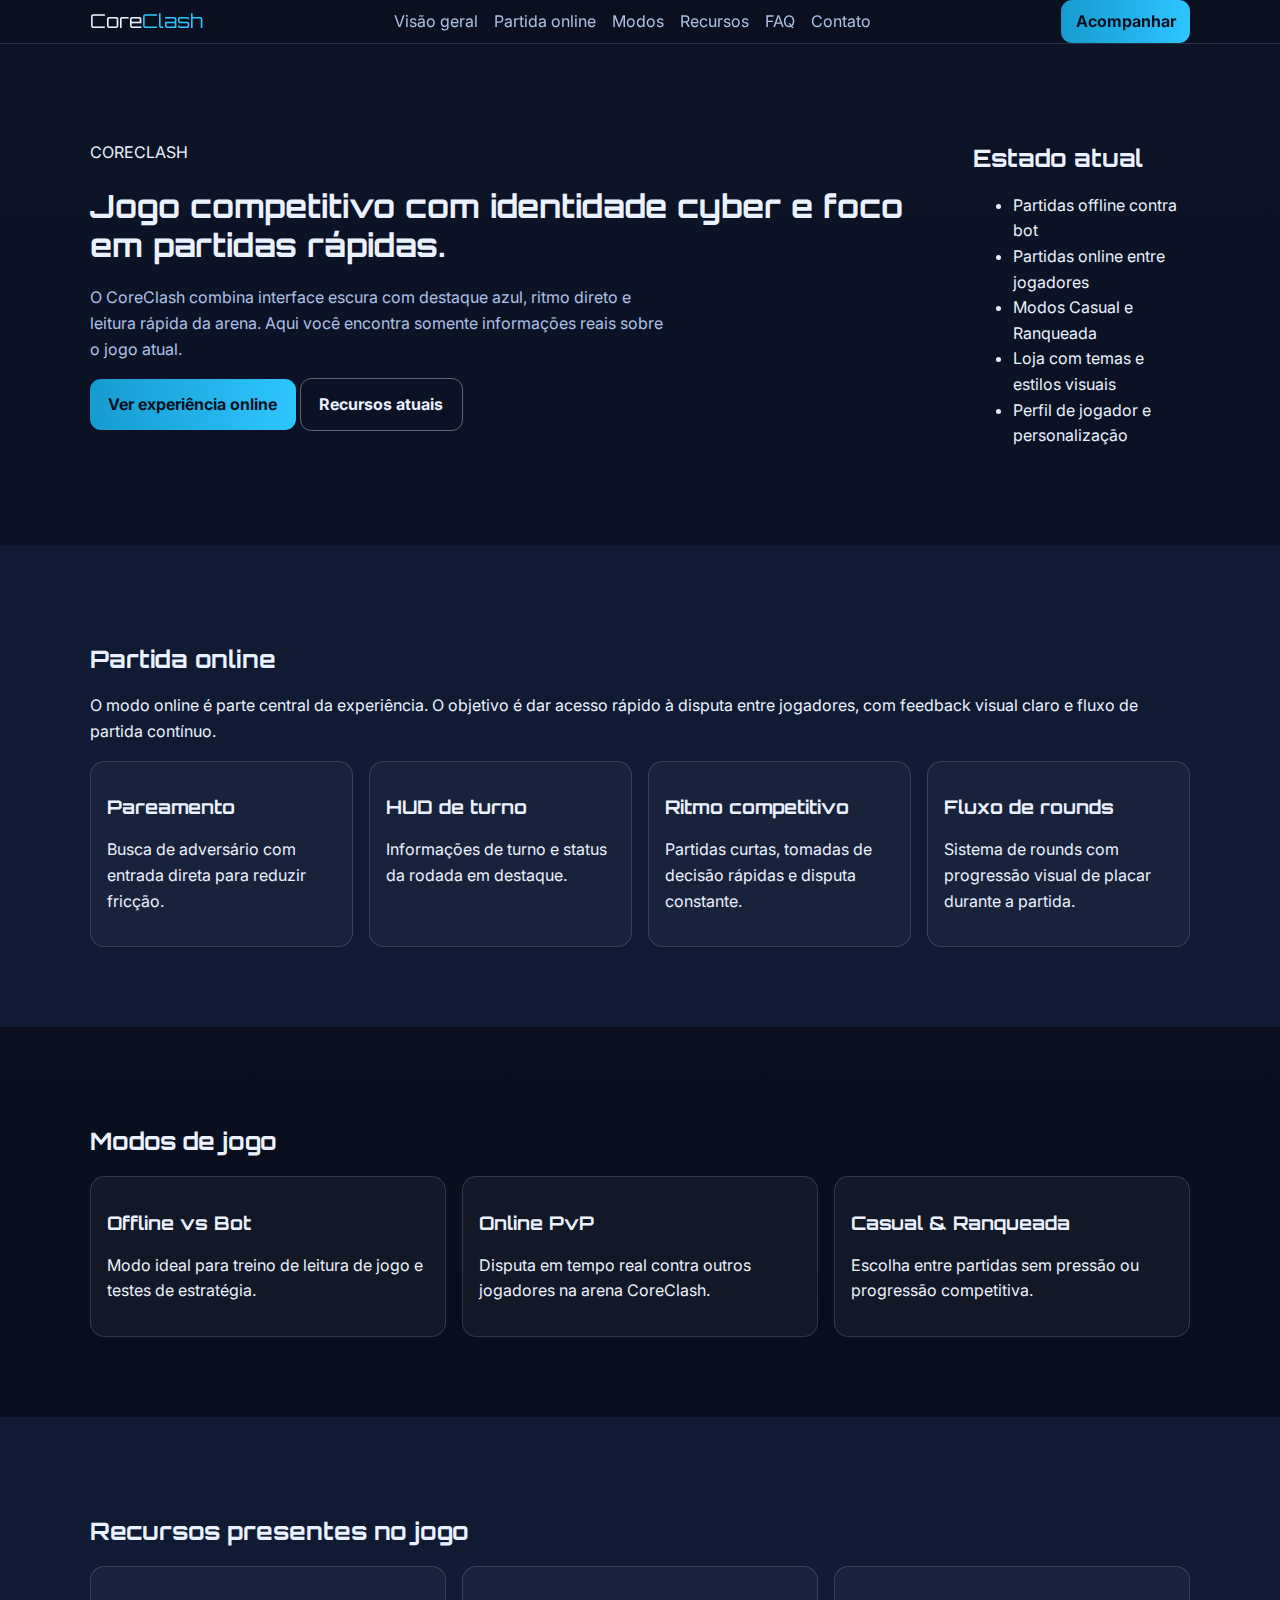
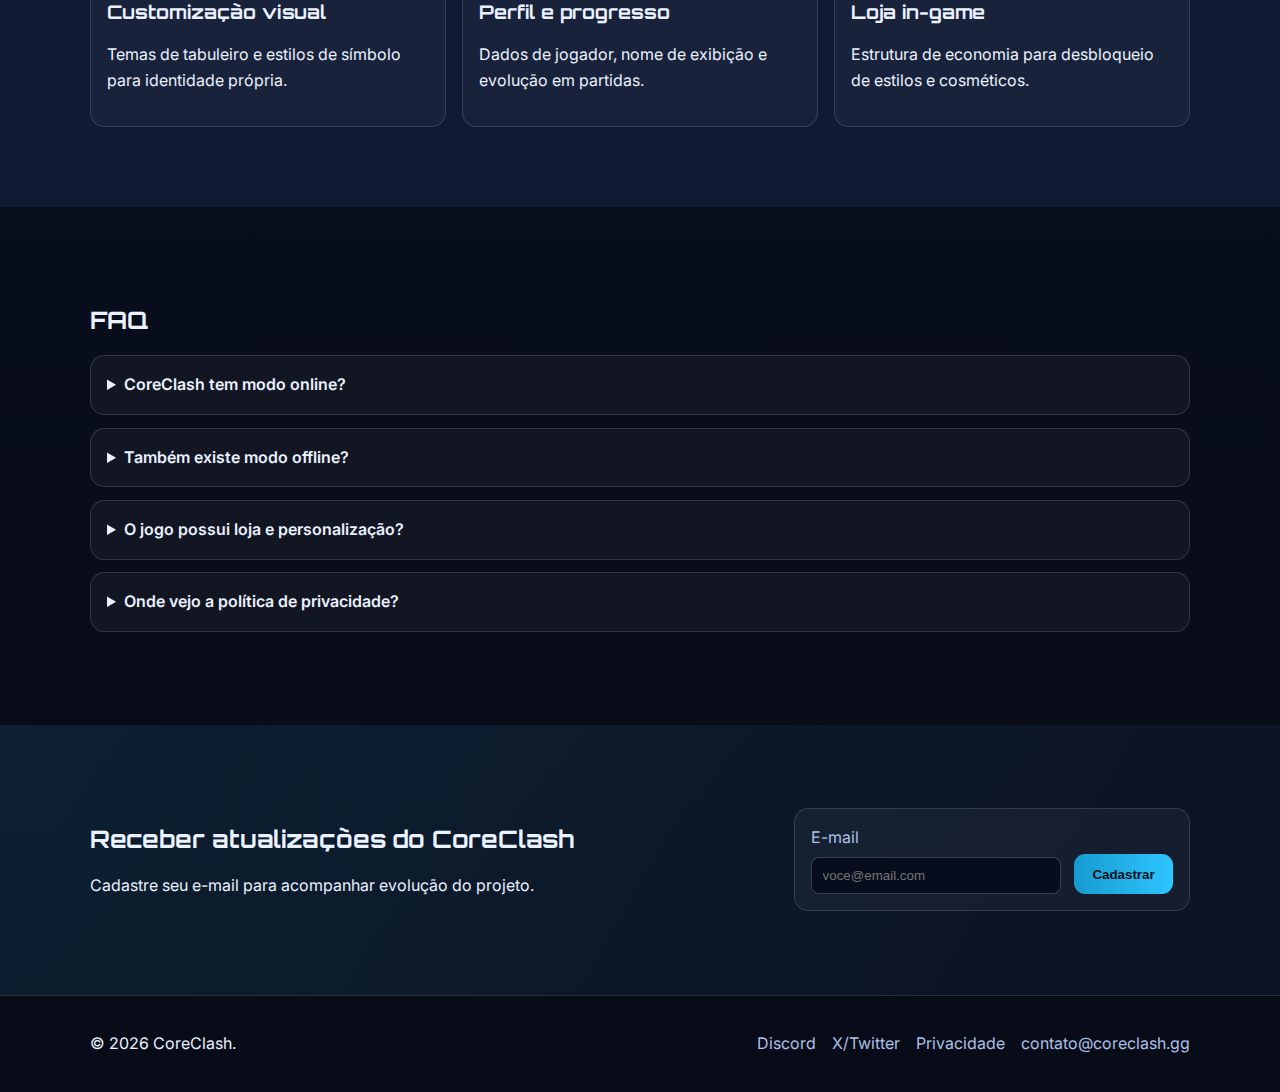
<file: index.html>
<!DOCTYPE html>
<html lang="pt-BR">
  <head>
    <meta charset="UTF-8" />
    <meta name="viewport" content="width=device-width, initial-scale=1.0" />
    <title>CoreClash | Site Oficial</title>
    <meta
      name="description"
      content="Portal oficial do CoreClash com foco em experiência de jogo real: modos online/offline, progressão e identidade visual cyber."
    />
    <link rel="canonical" href="https://SEU-USUARIO.github.io/CoreClashOfficial/" />
    <link rel="preconnect" href="https://fonts.googleapis.com" />
    <link rel="preconnect" href="https://fonts.gstatic.com" crossorigin />
    <link
      href="https://fonts.googleapis.com/css2?family=Orbitron:wght@500;700;800&family=Inter:wght@400;500;600;700&display=swap"
      rel="stylesheet"
    />
    <link rel="stylesheet" href="styles.css" />
  </head>
  <body>
    <div class="bg-grid" aria-hidden="true"></div>

    <header class="site-header" id="topo">
      <div class="container nav-wrap">
        <a class="logo" href="#topo">Core<span>Clash</span></a>

        <nav aria-label="Navegação principal">
          <ul class="nav-links">
            <li><a href="#visao-geral">Visão geral</a></li>
            <li><a href="#partida-online">Partida online</a></li>
            <li><a href="#modos">Modos</a></li>
            <li><a href="#recursos">Recursos</a></li>
            <li><a href="#faq">FAQ</a></li>
            <li><a href="#contato">Contato</a></li>
          </ul>
        </nav>

        <a class="btn btn--small" href="#acesso">Acompanhar</a>
      </div>
    </header>

    <main>
      <section id="visao-geral" class="section hero reveal">
        <div class="container hero-grid">
          <div>
            <p class="eyebrow">CORECLASH</p>
            <h1>Jogo competitivo com identidade cyber e foco em partidas rápidas.</h1>
            <p class="lead">
              O CoreClash combina interface escura com destaque azul, ritmo direto e leitura rápida
              da arena. Aqui você encontra somente informações reais sobre o jogo atual.
            </p>
            <div class="hero-actions">
              <a class="btn" href="#partida-online">Ver experiência online</a>
              <a class="btn btn--ghost" href="#recursos">Recursos atuais</a>
            </div>
          </div>

          <aside class="hero-panel">
            <h2>Estado atual</h2>
            <ul>
              <li>Partidas offline contra bot</li>
              <li>Partidas online entre jogadores</li>
              <li>Modos Casual e Ranqueada</li>
              <li>Loja com temas e estilos visuais</li>
              <li>Perfil de jogador e personalização</li>
            </ul>
          </aside>
        </div>
      </section>

      <section id="partida-online" class="section section--alt reveal">
        <div class="container">
          <h2>Partida online</h2>
          <p class="section-copy">
            O modo online é parte central da experiência. O objetivo é dar acesso rápido à disputa
            entre jogadores, com feedback visual claro e fluxo de partida contínuo.
          </p>

          <div class="feature-grid">
            <article class="tile">
              <h3>Pareamento</h3>
              <p>Busca de adversário com entrada direta para reduzir fricção.</p>
            </article>
            <article class="tile">
              <h3>HUD de turno</h3>
              <p>Informações de turno e status da rodada em destaque.</p>
            </article>
            <article class="tile">
              <h3>Ritmo competitivo</h3>
              <p>Partidas curtas, tomadas de decisão rápidas e disputa constante.</p>
            </article>
            <article class="tile">
              <h3>Fluxo de rounds</h3>
              <p>Sistema de rounds com progressão visual de placar durante a partida.</p>
            </article>
          </div>
        </div>
      </section>

      <section id="modos" class="section reveal">
        <div class="container">
          <h2>Modos de jogo</h2>
          <div class="cards">
            <article class="card">
              <h3>Offline vs Bot</h3>
              <p>Modo ideal para treino de leitura de jogo e testes de estratégia.</p>
            </article>
            <article class="card">
              <h3>Online PvP</h3>
              <p>Disputa em tempo real contra outros jogadores na arena CoreClash.</p>
            </article>
            <article class="card">
              <h3>Casual &amp; Ranqueada</h3>
              <p>Escolha entre partidas sem pressão ou progressão competitiva.</p>
            </article>
          </div>
        </div>
      </section>

      <section id="recursos" class="section section--alt reveal">
        <div class="container">
          <h2>Recursos presentes no jogo</h2>
          <div class="cards">
            <article class="card">
              <h3>Customização visual</h3>
              <p>Temas de tabuleiro e estilos de símbolo para identidade própria.</p>
            </article>
            <article class="card">
              <h3>Perfil e progresso</h3>
              <p>Dados de jogador, nome de exibição e evolução em partidas.</p>
            </article>
            <article class="card">
              <h3>Loja in-game</h3>
              <p>Estrutura de economia para desbloqueio de estilos e cosméticos.</p>
            </article>
          </div>
        </div>
      </section>

      <section id="faq" class="section reveal">
        <div class="container faq-wrap">
          <h2>FAQ</h2>

          <details>
            <summary>CoreClash tem modo online?</summary>
            <p>Sim. O jogo possui fluxo de partida online entre jogadores.</p>
          </details>

          <details>
            <summary>Também existe modo offline?</summary>
            <p>Sim. Você pode jogar offline contra bot.</p>
          </details>

          <details>
            <summary>O jogo possui loja e personalização?</summary>
            <p>Sim. Há sistema de loja com temas e estilos visuais.</p>
          </details>

          <details>
            <summary>Onde vejo a política de privacidade?</summary>
            <p>
              Na página
              <a class="inline-link" href="privacy.html">Política e Privacidade</a>,
              usada também no link interno do app.
            </p>
          </details>
        </div>
      </section>

      <section id="acesso" class="section cta reveal">
        <div class="container cta-wrap">
          <div>
            <h2>Receber atualizações do CoreClash</h2>
            <p>Cadastre seu e-mail para acompanhar evolução do projeto.</p>
          </div>

          <form class="signup" aria-label="Formulário de cadastro">
            <label>
              E-mail
              <input type="email" placeholder="voce@email.com" required />
            </label>
            <button type="submit" class="btn">Cadastrar</button>
          </form>
        </div>
      </section>
    </main>

    <footer id="contato" class="site-footer">
      <div class="container footer-wrap">
        <p>© 2026 CoreClash.</p>
        <ul>
          <li><a href="#">Discord</a></li>
          <li><a href="#">X/Twitter</a></li>
          <li><a href="privacy.html">Privacidade</a></li>
          <li><a href="mailto:contato@coreclash.gg">contato@coreclash.gg</a></li>
        </ul>
      </div>
    </footer>

    <script src="script.js"></script>
  </body>
</html>
</file>
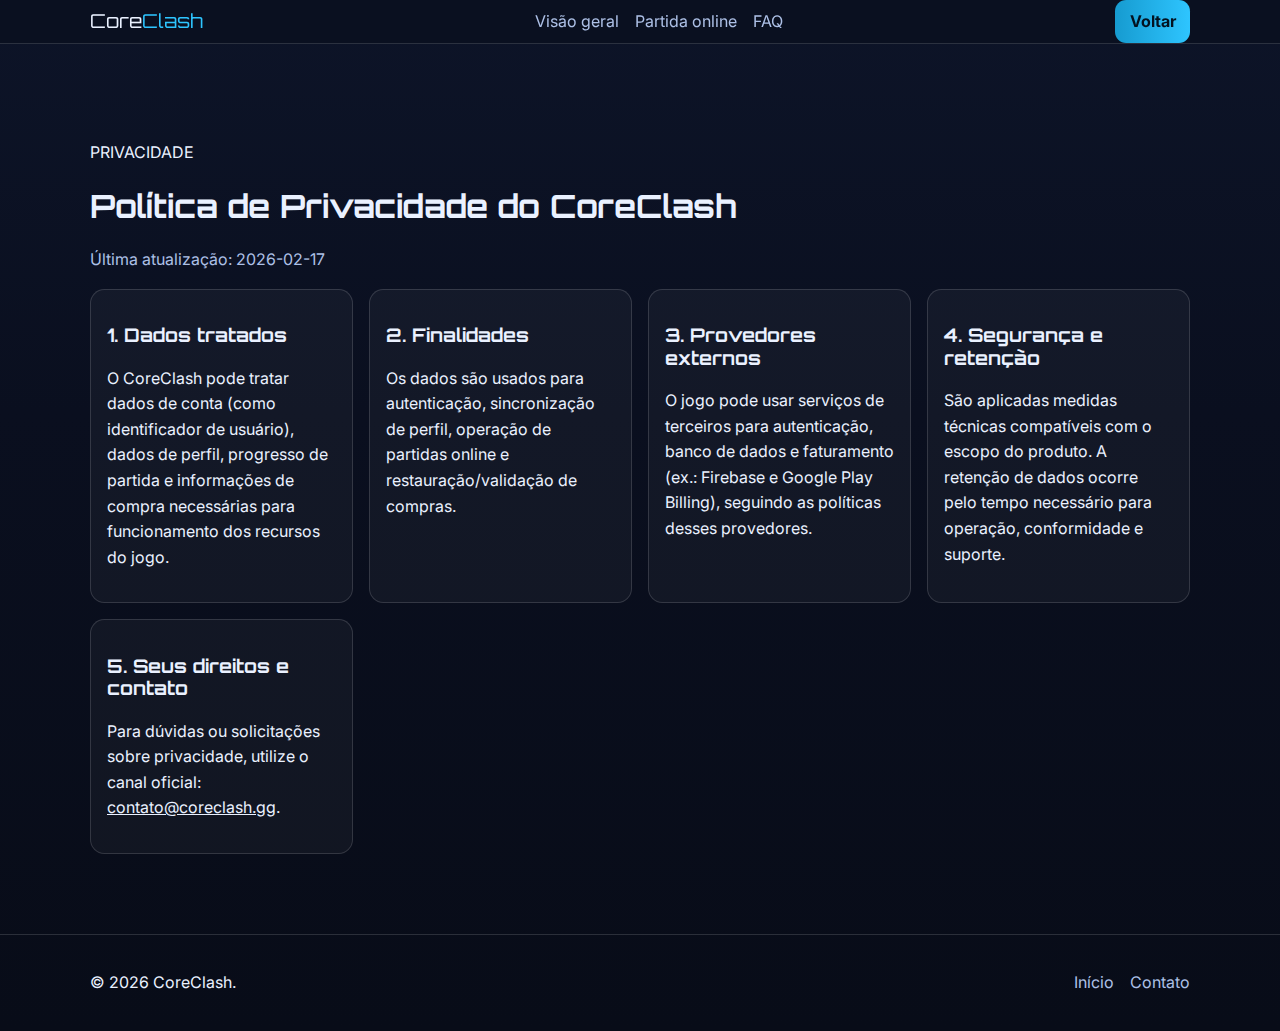
<file: privacy.html>
<!DOCTYPE html>
<html lang="pt-BR">
  <head>
    <meta charset="UTF-8" />
    <meta name="viewport" content="width=device-width, initial-scale=1.0" />
    <title>CoreClash | Política de Privacidade</title>
    <meta
      name="description"
      content="Política de privacidade do CoreClash com informações sobre dados de conta, partidas e compras."
    />
    <link rel="canonical" href="https://SEU-USUARIO.github.io/CoreClashOfficial/privacy.html" />
    <link rel="preconnect" href="https://fonts.googleapis.com" />
    <link rel="preconnect" href="https://fonts.gstatic.com" crossorigin />
    <link
      href="https://fonts.googleapis.com/css2?family=Orbitron:wght@500;700;800&family=Inter:wght@400;500;600;700&display=swap"
      rel="stylesheet"
    />
    <link rel="stylesheet" href="styles.css" />
  </head>
  <body>
    <div class="bg-grid" aria-hidden="true"></div>

    <header class="site-header" id="topo">
      <div class="container nav-wrap">
        <a class="logo" href="index.html">Core<span>Clash</span></a>
        <nav aria-label="Navegação principal">
          <ul class="nav-links">
            <li><a href="index.html#visao-geral">Visão geral</a></li>
            <li><a href="index.html#partida-online">Partida online</a></li>
            <li><a href="index.html#faq">FAQ</a></li>
          </ul>
        </nav>
        <a class="btn btn--small" href="index.html">Voltar</a>
      </div>
    </header>

    <main>
      <section class="section reveal">
        <div class="container">
          <p class="eyebrow">PRIVACIDADE</p>
          <h1>Política de Privacidade do CoreClash</h1>
          <p class="lead">Última atualização: 2026-02-17</p>

          <div class="cards">
            <article class="card">
              <h3>1. Dados tratados</h3>
              <p>
                O CoreClash pode tratar dados de conta (como identificador de usuário),
                dados de perfil, progresso de partida e informações de compra necessárias
                para funcionamento dos recursos do jogo.
              </p>
            </article>

            <article class="card">
              <h3>2. Finalidades</h3>
              <p>
                Os dados são usados para autenticação, sincronização de perfil,
                operação de partidas online e restauração/validação de compras.
              </p>
            </article>

            <article class="card">
              <h3>3. Provedores externos</h3>
              <p>
                O jogo pode usar serviços de terceiros para autenticação, banco de dados
                e faturamento (ex.: Firebase e Google Play Billing), seguindo as políticas
                desses provedores.
              </p>
            </article>

            <article class="card">
              <h3>4. Segurança e retenção</h3>
              <p>
                São aplicadas medidas técnicas compatíveis com o escopo do produto.
                A retenção de dados ocorre pelo tempo necessário para operação,
                conformidade e suporte.
              </p>
            </article>

            <article class="card">
              <h3>5. Seus direitos e contato</h3>
              <p>
                Para dúvidas ou solicitações sobre privacidade, utilize o canal oficial:
                <a class="inline-link" href="mailto:contato@coreclash.gg">contato@coreclash.gg</a>.
              </p>
            </article>
          </div>
        </div>
      </section>
    </main>

    <footer class="site-footer">
      <div class="container footer-wrap">
        <p>© 2026 CoreClash.</p>
        <ul>
          <li><a href="index.html">Início</a></li>
          <li><a href="mailto:contato@coreclash.gg">Contato</a></li>
        </ul>
      </div>
    </footer>

    <script src="script.js"></script>
  </body>
</html>
</file>
<file: styles.css>
:root {
  --bg: #0a0f1f;
  --bg-alt: #101a33;
  --surface: rgba(255, 255, 255, 0.04);
  --text: #eaf1ff;
  --muted: #adc0e6;
  --primary: #2ec5ff;
  --primary-strong: #169bd0;
  --border: rgba(255, 255, 255, 0.14);
}

* {
  box-sizing: border-box;
}

body {
  margin: 0;
  font-family: 'Inter', sans-serif;
  background: linear-gradient(180deg, #0d1428 0%, var(--bg) 40%, #080c18 100%);
  color: var(--text);
  line-height: 1.6;
}

.container {
  width: min(1100px, 92%);
  margin: 0 auto;
}

.section {
  padding: 5rem 0;
}

.section--alt {
  background: var(--bg-alt);
}

h1,
h2,
h3,
.logo {
  font-family: 'Orbitron', sans-serif;
  line-height: 1.2;
}

.site-header {
  position: sticky;
  top: 0;
  z-index: 10;
  backdrop-filter: blur(8px);
  background: rgba(10, 15, 31, 0.84);
  border-bottom: 1px solid var(--border);
}

.nav-wrap,
.footer-wrap,
.hero-grid,
.cta-wrap {
  display: flex;
  gap: 1.5rem;
  align-items: center;
  justify-content: space-between;
}

.nav-links {
  list-style: none;
  display: flex;
  gap: 1rem;
  margin: 0;
  padding: 0;
}

.logo {
  text-decoration: none;
  color: var(--text);
  font-size: 1.2rem;
}

.logo span,
.badge {
  color: var(--primary);
}

a {
  color: inherit;
}

.nav-links a,
.site-footer a {
  text-decoration: none;
  color: var(--muted);
}

.nav-links a:hover,
.site-footer a:hover {
  color: var(--primary);
}

.btn {
  display: inline-block;
  border: 0;
  text-decoration: none;
  background: linear-gradient(90deg, var(--primary-strong), var(--primary));
  color: #031220;
  font-weight: 700;
  padding: 0.8rem 1.15rem;
  border-radius: 0.7rem;
  cursor: pointer;
}

.btn--small {
  padding: 0.55rem 0.9rem;
}

.btn--ghost {
  background: transparent;
  color: var(--text);
  border: 1px solid rgba(255, 255, 255, 0.35);
}

.lead {
  color: var(--muted);
  max-width: 58ch;
}

.hero-grid {
  align-items: stretch;
}

.hero-card {
  background: var(--surface);
  border: 1px solid var(--border);
  border-radius: 1rem;
  padding: 1.5rem;
  min-width: 280px;
}

.hero-card ul {
  margin: 0;
  padding-left: 1.2rem;
}

.cards,
.feature-grid {
  display: grid;
  gap: 1rem;
  grid-template-columns: repeat(auto-fit, minmax(220px, 1fr));
}

.card,
.feature-grid article,
details,
.signup {
  background: var(--surface);
  border: 1px solid var(--border);
  border-radius: 0.9rem;
  padding: 1rem;
}

details {
  margin-bottom: 0.8rem;
}

summary {
  cursor: pointer;
  font-weight: 600;
}

.cta {
  background: linear-gradient(120deg, rgba(46, 197, 255, 0.1), rgba(16, 26, 51, 0.45));
}

.signup {
  display: flex;
  gap: 0.8rem;
  align-items: end;
}

label {
  display: grid;
  gap: 0.35rem;
  color: var(--muted);
}

input {
  background: #070d1d;
  color: var(--text);
  border: 1px solid rgba(255, 255, 255, 0.2);
  border-radius: 0.5rem;
  padding: 0.65rem;
  min-width: 250px;
}

.site-footer {
  border-top: 1px solid var(--border);
  padding: 1.2rem 0;
}

.site-footer ul {
  display: flex;
  list-style: none;
  gap: 1rem;
  padding: 0;
  margin: 0;
}

@media (max-width: 860px) {
  .nav-links {
    display: none;
  }

  .hero-grid,
  .cta-wrap,
  .footer-wrap,
  .signup {
    flex-direction: column;
    align-items: flex-start;
  }
}
</file>
